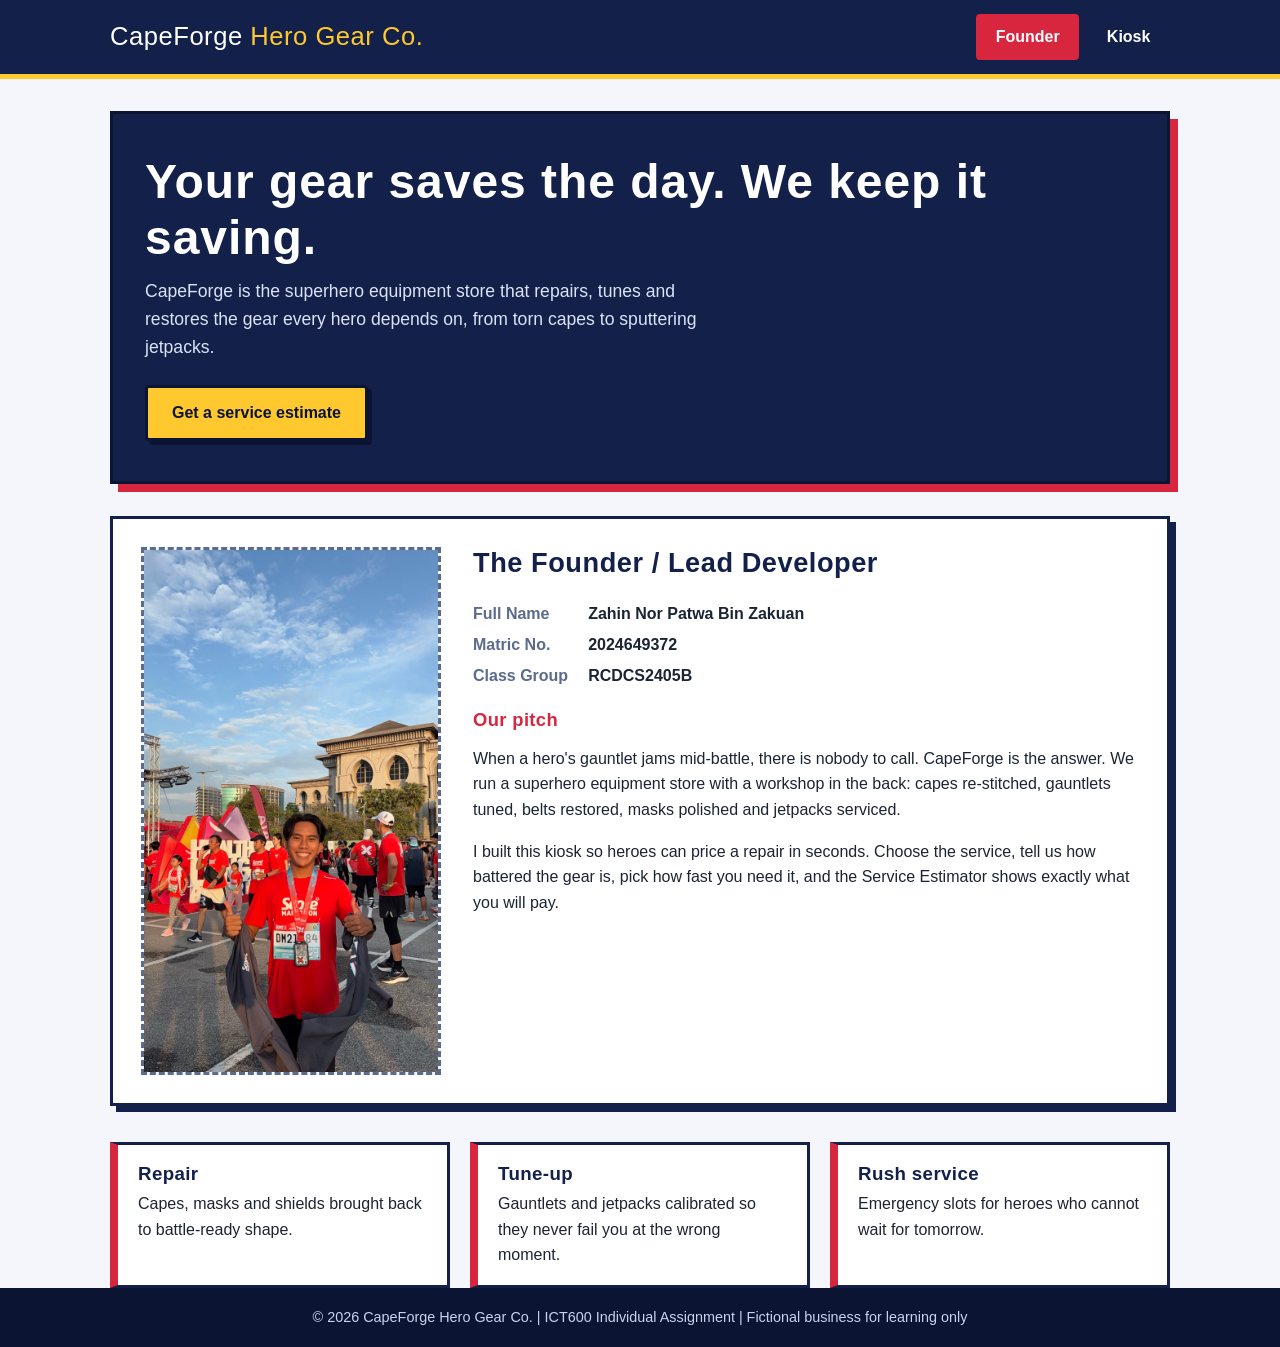
<file: index.html>
<!DOCTYPE html>
<html lang="en">
<head>
  <meta charset="UTF-8">
  <meta name="viewport" content="width=device-width, initial-scale=1.0">
  <title>CapeForge Hero Gear Co. - Meet the Founder</title>
  <link rel="stylesheet" href="css/style.css">
</head>
<body>

  <header class="site-header">
    <div class="wrap header-inner">
      <a class="brand" href="index.html">CapeForge <span>Hero Gear Co.</span></a>
      <nav class="main-nav" aria-label="Main navigation">
        <ul>
          <li><a class="active" href="index.html">Founder</a></li>
          <li><a href="kiosk.html">Kiosk</a></li>
        </ul>
      </nav>
    </div>
  </header>

  <main class="wrap">

    <section class="hero">
      <h1>Your gear saves the day. We keep it saving.</h1>
      <p class="lead">CapeForge is the superhero equipment store that repairs, tunes and restores the gear every hero depends on, from torn capes to sputtering jetpacks.</p>
      <a class="btn" href="kiosk.html">Get a service estimate</a>
    </section>

    <section class="panel founder" aria-labelledby="founder-title">
      <div class="photo-frame">
        <!-- PUT YOUR PHOTO HERE: save it as images/profile.jpg -->
        <img src="images/profile.jpg" alt="Photo of Zahin Nor Patwa Bin Zakuan, founder of CapeForge" width="300" height="360">
      </div>

      <div class="founder-info">
        <h2 id="founder-title">The Founder / Lead Developer</h2>
        <dl class="details">
          <dt>Full Name</dt>
          <dd>Zahin Nor Patwa Bin Zakuan</dd>
          <dt>Matric No.</dt>
          <dd>2024649372</dd>
          <dt>Class Group</dt>
          <dd>RCDCS2405B</dd>
        </dl>
        <h3>Our pitch</h3>
        <p>When a hero's gauntlet jams mid-battle, there is nobody to call. CapeForge is the answer. We run a superhero equipment store with a workshop in the back: capes re-stitched, gauntlets tuned, belts restored, masks polished and jetpacks serviced.</p>
        <p>I built this kiosk so heroes can price a repair in seconds. Choose the service, tell us how battered the gear is, pick how fast you need it, and the Service Estimator shows exactly what you will pay.</p>
      </div>
    </section>

    <section class="cards" aria-label="What we service">
      <article class="card">
        <h3>Repair</h3>
        <p>Capes, masks and shields brought back to battle-ready shape.</p>
      </article>
      <article class="card">
        <h3>Tune-up</h3>
        <p>Gauntlets and jetpacks calibrated so they never fail you at the wrong moment.</p>
      </article>
      <article class="card">
        <h3>Rush service</h3>
        <p>Emergency slots for heroes who cannot wait for tomorrow.</p>
      </article>
    </section>

  </main>

  <footer class="site-footer">
    <div class="wrap">
      <p>&copy; 2026 CapeForge Hero Gear Co. | ICT600 Individual Assignment | Fictional business for learning only</p>
    </div>
  </footer>

</body>
</html>
</file>
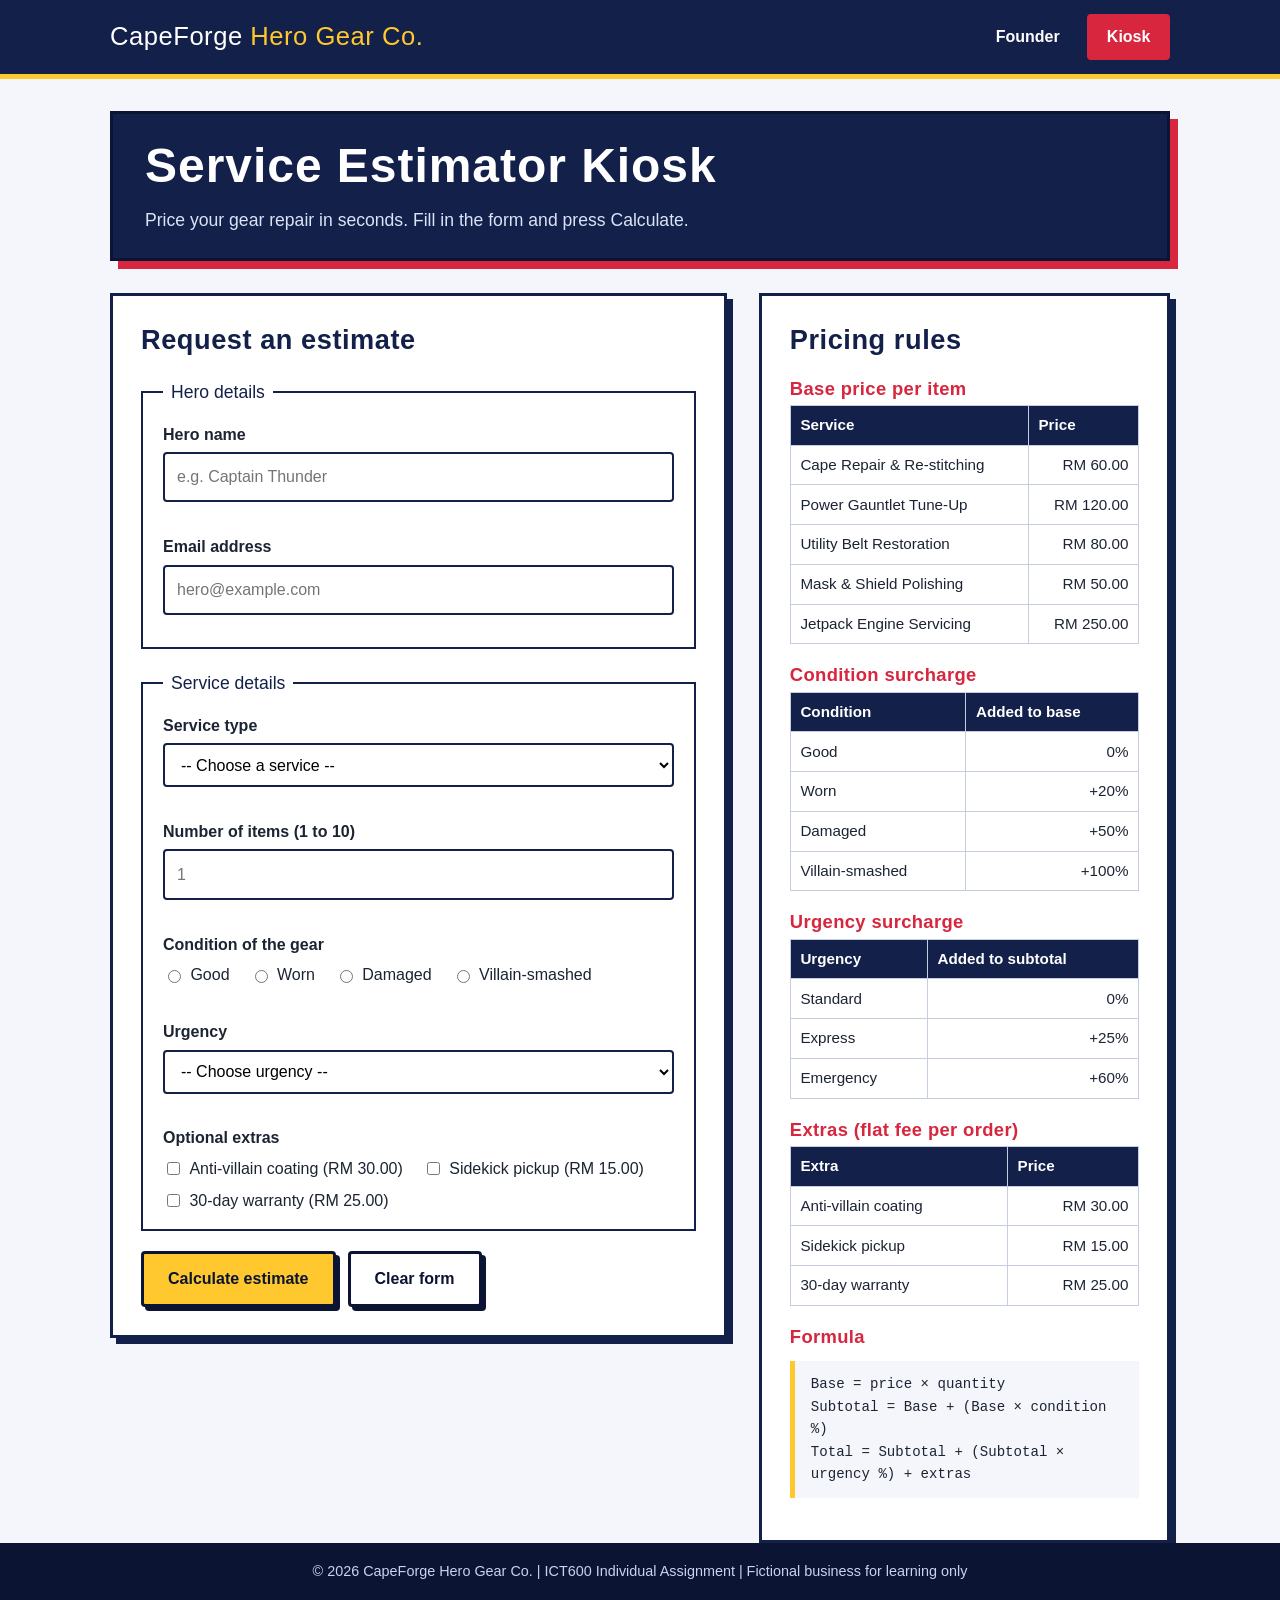
<file: kiosk.html>
<!DOCTYPE html>
<html lang="en">
<head>
  <meta charset="UTF-8">
  <meta name="viewport" content="width=device-width, initial-scale=1.0">
  <title>CapeForge Hero Gear Co. - Service Estimator Kiosk</title>
  <link rel="stylesheet" href="css/style.css">
</head>
<body>

  <header class="site-header">
    <div class="wrap header-inner">
      <a class="brand" href="index.html">CapeForge <span>Hero Gear Co.</span></a>
      <nav class="main-nav" aria-label="Main navigation">
        <ul>
          <li><a href="index.html">Founder</a></li>
          <li><a class="active" href="kiosk.html">Kiosk</a></li>
        </ul>
      </nav>
    </div>
  </header>

  <main class="wrap">

    <section class="hero hero-small">
      <h1>Service Estimator Kiosk</h1>
      <p class="lead">Price your gear repair in seconds. Fill in the form and press Calculate.</p>
    </section>

    <div class="kiosk-layout">

      <!-- ========== FORM ========== -->
      <section class="panel" aria-labelledby="form-title">
        <h2 id="form-title">Request an estimate</h2>

        <form id="estimateForm" novalidate>

          <fieldset>
            <legend>Hero details</legend>

            <div class="field">
              <label for="custName">Hero name</label>
              <input type="text" id="custName" name="custName" placeholder="e.g. Captain Thunder">
              <div class="error" id="custNameError"></div>
            </div>

            <div class="field">
              <label for="custEmail">Email address</label>
              <input type="email" id="custEmail" name="custEmail" placeholder="hero@example.com">
              <div class="error" id="custEmailError"></div>
            </div>
          </fieldset>

          <fieldset>
            <legend>Service details</legend>

            <div class="field">
              <label for="serviceType">Service type</label>
              <select id="serviceType" name="serviceType">
                <option value="">-- Choose a service --</option>
                <option value="cape">Cape Repair &amp; Re-stitching (RM 60.00)</option>
                <option value="gauntlet">Power Gauntlet Tune-Up (RM 120.00)</option>
                <option value="belt">Utility Belt Restoration (RM 80.00)</option>
                <option value="mask">Mask &amp; Shield Polishing (RM 50.00)</option>
                <option value="jetpack">Jetpack Engine Servicing (RM 250.00)</option>
              </select>
              <div class="error" id="serviceTypeError"></div>
            </div>

            <div class="field">
              <label for="quantity">Number of items (1 to 10)</label>
              <input type="number" id="quantity" name="quantity" min="1" max="10" step="1" placeholder="1">
              <div class="error" id="quantityError"></div>
            </div>

            <div class="field">
              <span class="label-text">Condition of the gear</span>
              <div class="choices">
                <label><input type="radio" name="condition" value="good"> Good</label>
                <label><input type="radio" name="condition" value="worn"> Worn</label>
                <label><input type="radio" name="condition" value="damaged"> Damaged</label>
                <label><input type="radio" name="condition" value="smashed"> Villain-smashed</label>
              </div>
              <div class="error" id="conditionError"></div>
            </div>

            <div class="field">
              <label for="urgency">Urgency</label>
              <select id="urgency" name="urgency">
                <option value="">-- Choose urgency --</option>
                <option value="standard">Standard (5 days)</option>
                <option value="express">Express (24 hours)</option>
                <option value="emergency">Emergency (within 2 hours)</option>
              </select>
              <div class="error" id="urgencyError"></div>
            </div>

            <div class="field">
              <span class="label-text">Optional extras</span>
              <div class="choices">
                <label><input type="checkbox" name="extras" value="coating"> Anti-villain coating (RM 30.00)</label>
                <label><input type="checkbox" name="extras" value="pickup"> Sidekick pickup (RM 15.00)</label>
                <label><input type="checkbox" name="extras" value="warranty"> 30-day warranty (RM 25.00)</label>
              </div>
            </div>
          </fieldset>

          <div class="actions">
            <button type="submit" class="btn">Calculate estimate</button>
            <button type="reset" class="btn btn-light" id="resetBtn">Clear form</button>
          </div>
        </form>

        <!-- RESULT APPEARS HERE -->
        <section id="result" class="result" aria-live="polite" hidden></section>
      </section>

      <!-- ========== RULES ========== -->
      <aside class="panel rules" aria-labelledby="rules-title">
        <h2 id="rules-title">Pricing rules</h2>

        <h3>Base price per item</h3>
        <table>
          <tr><th>Service</th><th>Price</th></tr>
          <tr><td>Cape Repair &amp; Re-stitching</td><td>RM 60.00</td></tr>
          <tr><td>Power Gauntlet Tune-Up</td><td>RM 120.00</td></tr>
          <tr><td>Utility Belt Restoration</td><td>RM 80.00</td></tr>
          <tr><td>Mask &amp; Shield Polishing</td><td>RM 50.00</td></tr>
          <tr><td>Jetpack Engine Servicing</td><td>RM 250.00</td></tr>
        </table>

        <h3>Condition surcharge</h3>
        <table>
          <tr><th>Condition</th><th>Added to base</th></tr>
          <tr><td>Good</td><td>0%</td></tr>
          <tr><td>Worn</td><td>+20%</td></tr>
          <tr><td>Damaged</td><td>+50%</td></tr>
          <tr><td>Villain-smashed</td><td>+100%</td></tr>
        </table>

        <h3>Urgency surcharge</h3>
        <table>
          <tr><th>Urgency</th><th>Added to subtotal</th></tr>
          <tr><td>Standard</td><td>0%</td></tr>
          <tr><td>Express</td><td>+25%</td></tr>
          <tr><td>Emergency</td><td>+60%</td></tr>
        </table>

        <h3>Extras (flat fee per order)</h3>
        <table>
          <tr><th>Extra</th><th>Price</th></tr>
          <tr><td>Anti-villain coating</td><td>RM 30.00</td></tr>
          <tr><td>Sidekick pickup</td><td>RM 15.00</td></tr>
          <tr><td>30-day warranty</td><td>RM 25.00</td></tr>
        </table>

        <h3>Formula</h3>
        <p class="formula">Base = price &times; quantity<br>
        Subtotal = Base + (Base &times; condition %)<br>
        Total = Subtotal + (Subtotal &times; urgency %) + extras</p>
      </aside>

    </div>
  </main>

  <footer class="site-footer">
    <div class="wrap">
      <p>&copy; 2026 CapeForge Hero Gear Co. | ICT600 Individual Assignment | Fictional business for learning only</p>
    </div>
  </footer>

  <script src="js/main.js"></script>
</body>
</html>
</file>
<file: css/style.css>
/* ==========================================================
   CapeForge Hero Gear Co. - external stylesheet
   Palette: navy #12204a | red #d7263d | yellow #ffc82e | paper #f4f6fb
   ========================================================== */

:root {
  --navy: #12204a;
  --navy-dark: #0b1432;
  --red: #d7263d;
  --yellow: #ffc82e;
  --paper: #f4f6fb;
  --white: #ffffff;
  --text: #1c2433;
  --muted: #5b6b8c;
  --line: #12204a;
}

* { box-sizing: border-box; }

body {
  margin: 0;
  font-family: "Trebuchet MS", "Segoe UI", Arial, sans-serif;
  line-height: 1.6;
  color: var(--text);
  background: var(--paper);
  display: flex;
  flex-direction: column;
  min-height: 100vh;
}

main { flex: 1; padding-bottom: 3rem; }

.wrap {
  width: 100%;
  max-width: 1100px;
  margin: 0 auto;
  padding: 0 1.25rem;
}

h1, h2, h3, .brand {
  font-family: Impact, "Arial Black", "Trebuchet MS", sans-serif;
  letter-spacing: 0.02em;
  line-height: 1.15;
}

/* ---------- Header + navigation ---------- */
.site-header {
  background: var(--navy);
  border-bottom: 5px solid var(--yellow);
}

.header-inner {
  display: flex;
  flex-wrap: wrap;
  align-items: center;
  justify-content: space-between;
  gap: 0.5rem 1.5rem;
  padding-top: 0.9rem;
  padding-bottom: 0.9rem;
}

.brand {
  color: var(--white);
  text-decoration: none;
  font-size: 1.6rem;
}
.brand span { color: var(--yellow); }

.main-nav ul {
  list-style: none;
  margin: 0;
  padding: 0;
  display: flex;
  gap: 0.5rem;
}

.main-nav a {
  display: block;
  padding: 0.5rem 1.1rem;
  color: var(--white);
  text-decoration: none;
  font-weight: bold;
  border: 2px solid transparent;
  border-radius: 4px;
}
.main-nav a:hover { border-color: var(--yellow); }
.main-nav a.active { background: var(--red); border-color: var(--red); }

a:focus-visible, button:focus-visible, input:focus-visible, select:focus-visible {
  outline: 3px solid var(--yellow);
  outline-offset: 2px;
}

/* ---------- Hero ---------- */
.hero {
  margin: 2rem 0;
  padding: 2.5rem 2rem;
  background: var(--navy);
  color: var(--white);
  border: 3px solid var(--navy-dark);
  box-shadow: 8px 8px 0 var(--red);
}
.hero h1 { margin: 0 0 0.75rem; font-size: clamp(1.9rem, 5vw, 3rem); }
.hero .lead { max-width: 60ch; margin: 0 0 1.5rem; font-size: 1.1rem; color: #dbe3f7; }
.hero-small { padding: 1.5rem 2rem; }
.hero-small .lead { margin-bottom: 0; }

/* ---------- Buttons ---------- */
.btn {
  display: inline-block;
  padding: 0.75rem 1.5rem;
  font: inherit;
  font-weight: bold;
  color: var(--navy-dark);
  background: var(--yellow);
  border: 3px solid var(--navy-dark);
  border-radius: 4px;
  box-shadow: 4px 4px 0 var(--navy-dark);
  cursor: pointer;
  text-decoration: none;
}
.btn:hover { background: #ffd95c; }
.btn:active { transform: translate(3px, 3px); box-shadow: 1px 1px 0 var(--navy-dark); }
.btn-light { background: var(--white); }

/* ---------- Panels ---------- */
.panel {
  background: var(--white);
  border: 3px solid var(--line);
  box-shadow: 6px 6px 0 var(--navy);
  padding: 1.75rem;
}
.panel h2 { margin-top: 0; color: var(--navy); font-size: 1.7rem; }
.panel h3 { color: var(--red); font-size: 1.15rem; margin: 1.25rem 0 0.4rem; }

/* ---------- Founder section ---------- */
.founder {
  display: grid;
  grid-template-columns: 300px 1fr;
  gap: 2rem;
  align-items: start;
}

.photo-frame {
  width: 300px;
  max-width: 100%;
  min-height: 360px;
  background: var(--paper);
  border: 3px dashed var(--muted);
  display: flex;
}
.photo-frame img {
  width: 100%;
  height: 100%;
  min-height: 360px;
  object-fit: cover;
  display: block;
  color: var(--muted);
  font-size: 0.9rem;
}

.details {
  display: grid;
  grid-template-columns: max-content 1fr;
  gap: 0.35rem 1.25rem;
  margin: 0 0 1rem;
}
.details dt { font-weight: bold; color: var(--muted); }
.details dd { margin: 0; font-weight: bold; }

/* ---------- Cards ---------- */
.cards {
  display: grid;
  grid-template-columns: repeat(3, 1fr);
  gap: 1.25rem;
  margin-top: 2.25rem;
}
.card {
  background: var(--white);
  border-left: 8px solid var(--red);
  border-top: 3px solid var(--line);
  border-right: 3px solid var(--line);
  border-bottom: 3px solid var(--line);
  padding: 1.1rem 1.25rem;
}
.card h3 { margin: 0 0 0.4rem; color: var(--navy); }
.card p { margin: 0; }

/* ---------- Kiosk layout ---------- */
.kiosk-layout {
  display: grid;
  grid-template-columns: 1.5fr 1fr;
  gap: 2rem;
  align-items: start;
}

fieldset {
  border: 2px solid var(--line);
  margin: 0 0 1.25rem;
  padding: 1rem 1.25rem;
}
legend {
  padding: 0 0.5rem;
  font-family: Impact, "Arial Black", sans-serif;
  color: var(--navy);
  font-size: 1.1rem;
}

.field { margin-bottom: 1rem; }
.field:last-child { margin-bottom: 0; }

label, .label-text { display: block; font-weight: bold; margin-bottom: 0.3rem; }

input[type="text"], input[type="email"], input[type="number"], select {
  width: 100%;
  padding: 0.65rem 0.75rem;
  font: inherit;
  border: 2px solid var(--navy);
  border-radius: 4px;
  background: var(--white);
}

.choices { display: flex; flex-wrap: wrap; gap: 0.4rem 1.25rem; }
.choices label { font-weight: normal; margin: 0; display: flex; align-items: center; gap: 0.4rem; }

.error { color: var(--red); font-size: 0.9rem; font-weight: bold; min-height: 1.1em; }

.actions { display: flex; flex-wrap: wrap; gap: 0.75rem; }

/* ---------- Tables ---------- */
table { width: 100%; border-collapse: collapse; margin-bottom: 0.75rem; font-size: 0.95rem; }
th, td { padding: 0.45rem 0.6rem; border: 1px solid #c5cde0; text-align: left; }
th { background: var(--navy); color: var(--white); }
td:last-child { text-align: right; }
.result td:first-child { text-align: left; }

.formula {
  background: var(--paper);
  border-left: 5px solid var(--yellow);
  padding: 0.75rem 1rem;
  font-family: "Courier New", monospace;
  font-size: 0.88rem;
}

/* ---------- Result ---------- */
.result {
  margin-top: 1.75rem;
  padding: 1.25rem;
  background: #fff9e0;
  border: 3px solid var(--navy);
  box-shadow: 5px 5px 0 var(--yellow);
}
.result[hidden] { display: none; }
.result h3 { margin-top: 0; font-size: 1.4rem; }
.total-row td { font-weight: bold; font-size: 1.15rem; background: var(--yellow); }

/* ---------- Footer ---------- */
.site-footer {
  background: var(--navy-dark);
  color: #c9d3ee;
  text-align: center;
  padding: 1.1rem 0;
  font-size: 0.9rem;
}
.site-footer p { margin: 0; }

/* ---------- Mobile ---------- */
@media (max-width: 800px) {
  .founder { grid-template-columns: 1fr; }
  .photo-frame { margin: 0 auto; }
  .cards { grid-template-columns: 1fr; }
  .kiosk-layout { grid-template-columns: 1fr; }
  .hero { padding: 1.75rem 1.25rem; }
}

@media (max-width: 480px) {
  .panel { padding: 1.1rem; }
  .brand { font-size: 1.3rem; }
  .btn { width: 100%; text-align: center; }
  .details { grid-template-columns: 1fr; gap: 0; }
  .details dd { margin-bottom: 0.6rem; }
}
</file>
